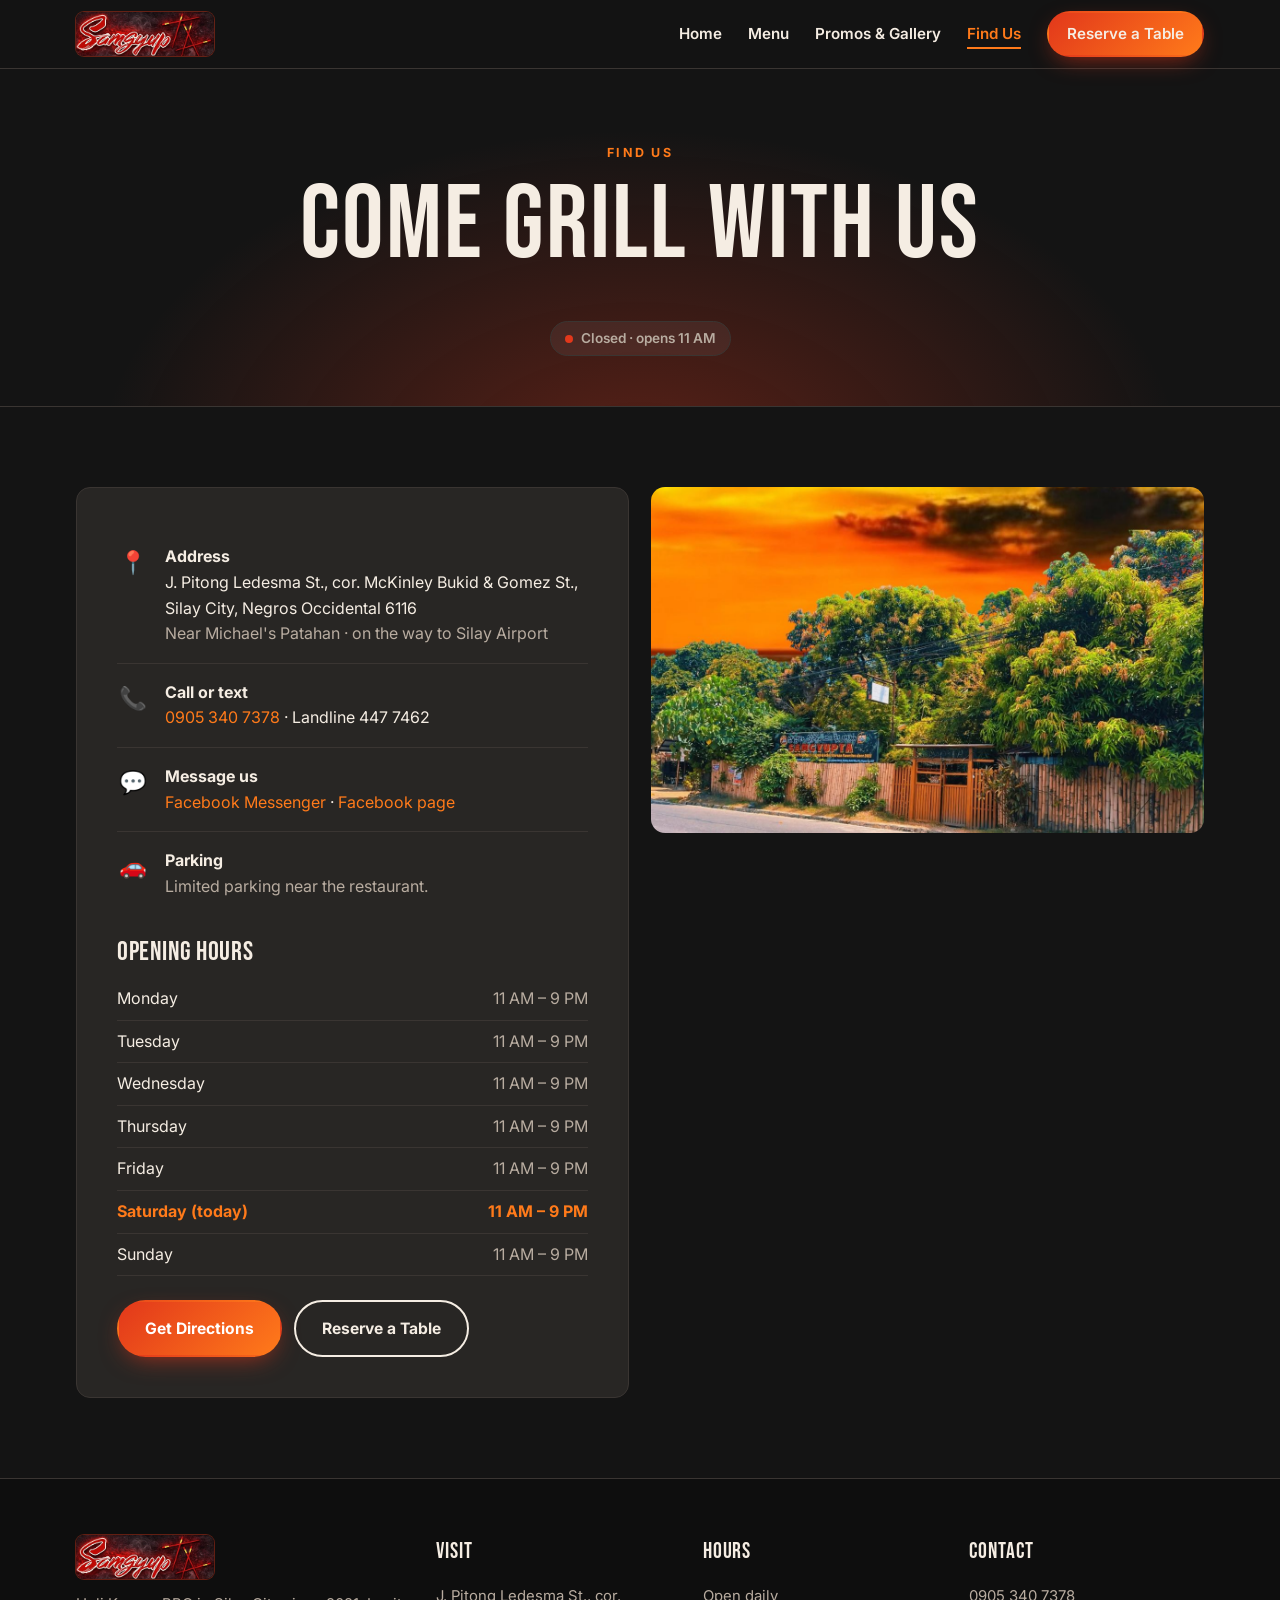
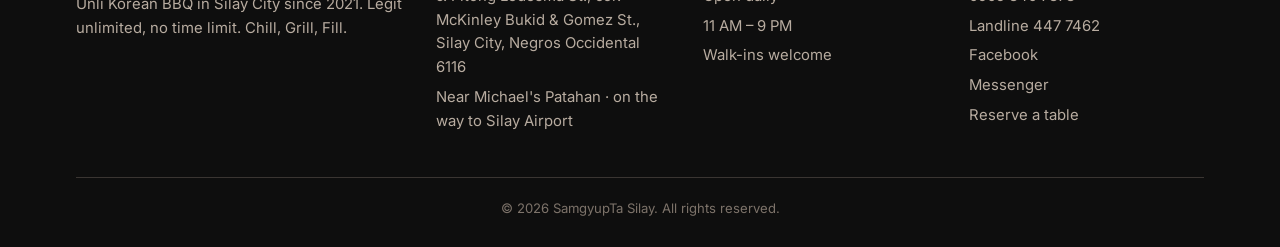
<file: contact.html>
<!doctype html>
<html lang="en">
<head>
  <meta charset="utf-8">
  <meta name="viewport" content="width=device-width, initial-scale=1">
  <title>Find Us | SamgyupTa Silay</title>
  <meta name="description" content="SamgyupTa location, opening hours and contact: J. Pitong Ledesma St., McKinley Bukid, Silay City. Open daily 11AM–9PM.">
  <link rel="icon" href="images/logo.svg" type="image/svg+xml">
  <link rel="preconnect" href="https://fonts.googleapis.com">
  <link rel="preconnect" href="https://fonts.gstatic.com" crossorigin>
  <link href="https://fonts.googleapis.com/css2?family=Bebas+Neue&family=Black+Han+Sans&family=Inter:wght@400;500;600;700;800&display=swap" rel="stylesheet">
  <link rel="stylesheet" href="css/style.css">
</head>
<body data-page="contact">
  <header id="site-header"></header>

  <main>
    <section class="page-hero">
      <div class="container">
        <span class="eyebrow">Find us</span>
        <h1>Come grill with us</h1>
        <p><span data-status></span></p>
      </div>
    </section>

    <section class="section">
      <div class="container">
        <div class="grid grid-2" style="align-items:stretch">
          <div class="card form-card reveal">
            <ul class="info-list">
              <li><span class="info-icon">📍</span><div><strong>Address</strong><span data-info="address"></span><br><span class="muted" data-info="landmark"></span></div></li>
              <li><span class="info-icon">📞</span><div><strong>Call or text</strong><a data-href="phone" href="#"><span data-info="phoneDisplay"></span></a> · Landline <span data-info="landline"></span></div></li>
              <li><span class="info-icon">💬</span><div><strong>Message us</strong><a data-href="messenger" href="#" target="_blank" rel="noopener">Facebook Messenger</a> · <a data-href="facebook" href="#" target="_blank" rel="noopener">Facebook page</a></div></li>
              <li><span class="info-icon">🚗</span><div><strong>Parking</strong><span class="muted">Limited parking near the restaurant.</span></div></li>
            </ul>
            <h3 style="margin-top:24px">Opening hours</h3>
            <table class="hours-table"><tbody id="hours-table"></tbody></table>
            <div class="btn-row" style="margin-top:24px">
              <a class="btn btn--fire" data-href="mapsLink" href="#" target="_blank" rel="noopener">Get Directions</a>
              <a class="btn btn--ghost" href="reserve.html">Reserve a Table</a>
            </div>
          </div>
          <div class="reveal" style="display:flex;flex-direction:column;gap:16px">
            <img src="images/storefront.jpg" alt="SamgyupTa's bamboo-fenced entrance on J. Pitong Ledesma St." style="border-radius:var(--radius);aspect-ratio:16/10;object-fit:cover;width:100%">
            <iframe class="map-frame" id="map" title="Map showing SamgyupTa in Silay City" loading="lazy" referrerpolicy="no-referrer-when-downgrade"></iframe>
          </div>
        </div>
      </div>
    </section>
  </main>

  <footer id="site-footer"></footer>

  <script src="data/menu.js"></script>
  <script src="js/main.js"></script>
</body>
</html>
</file>
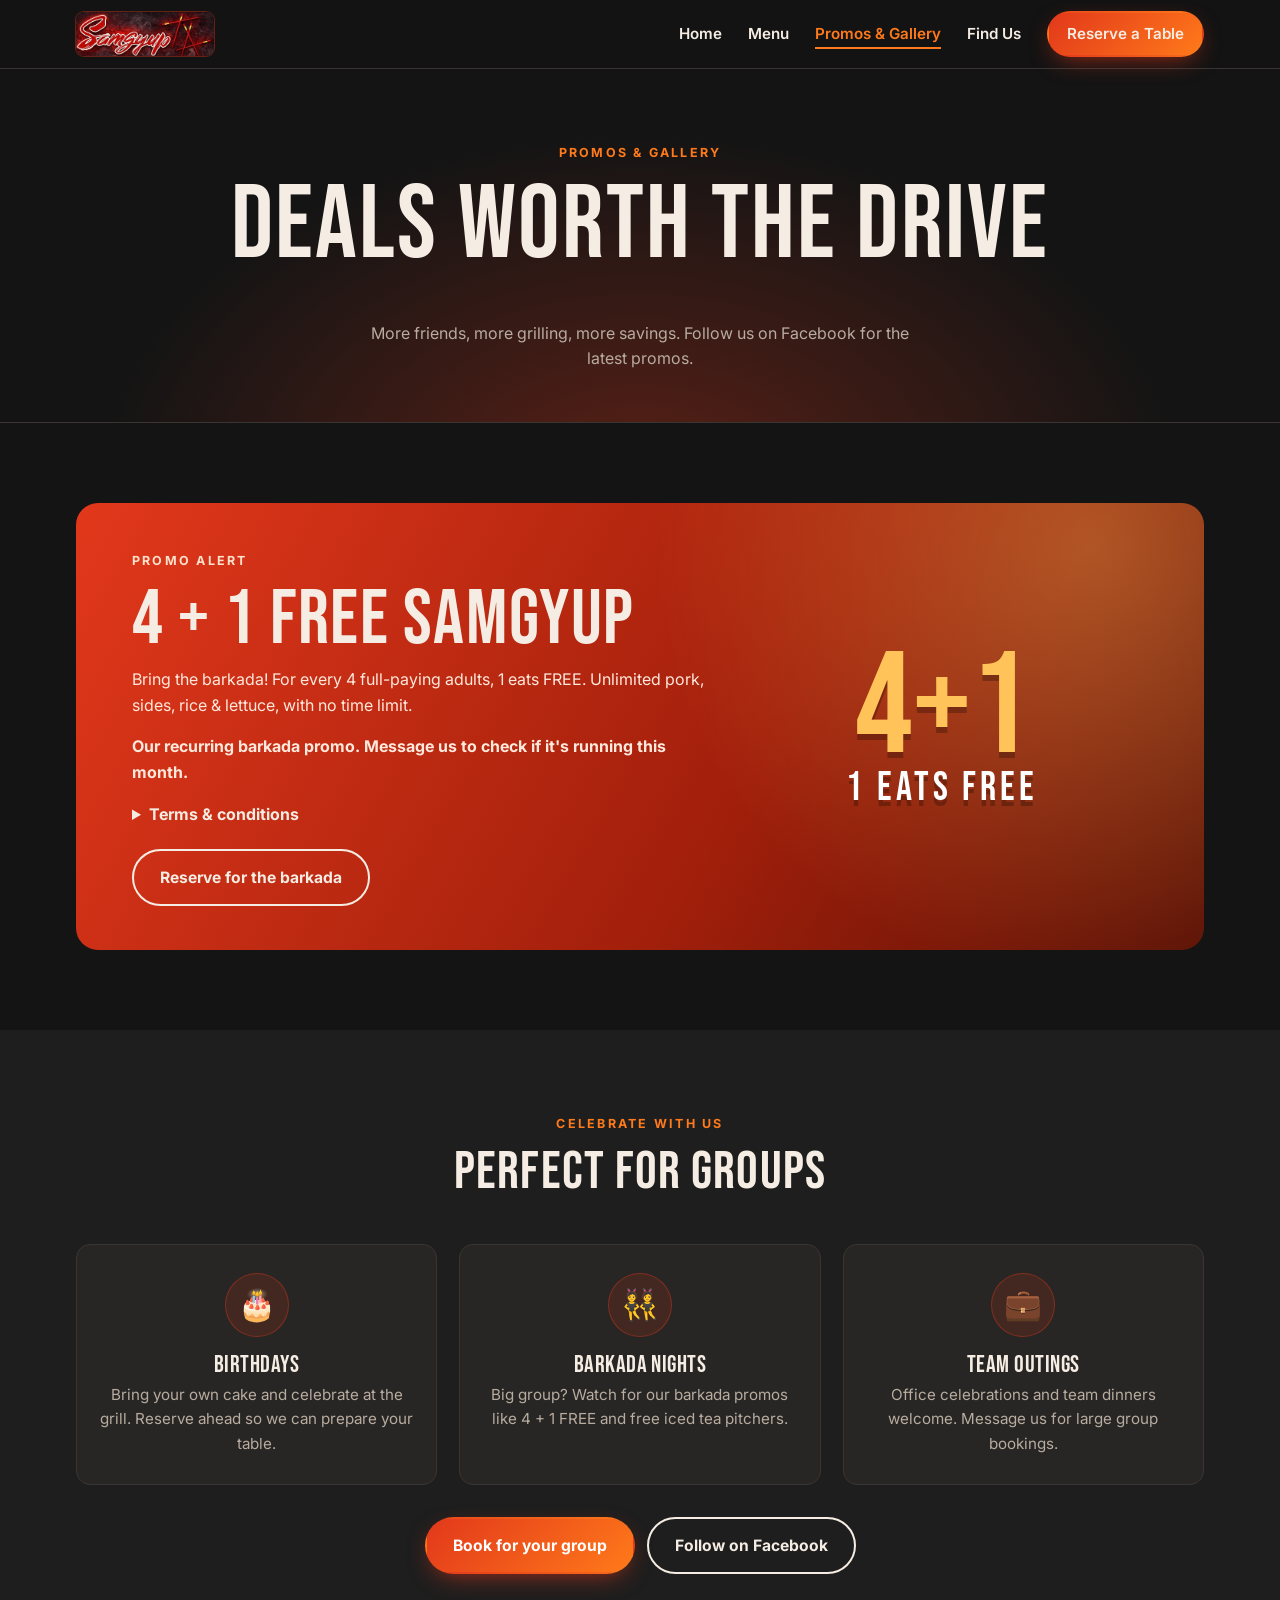
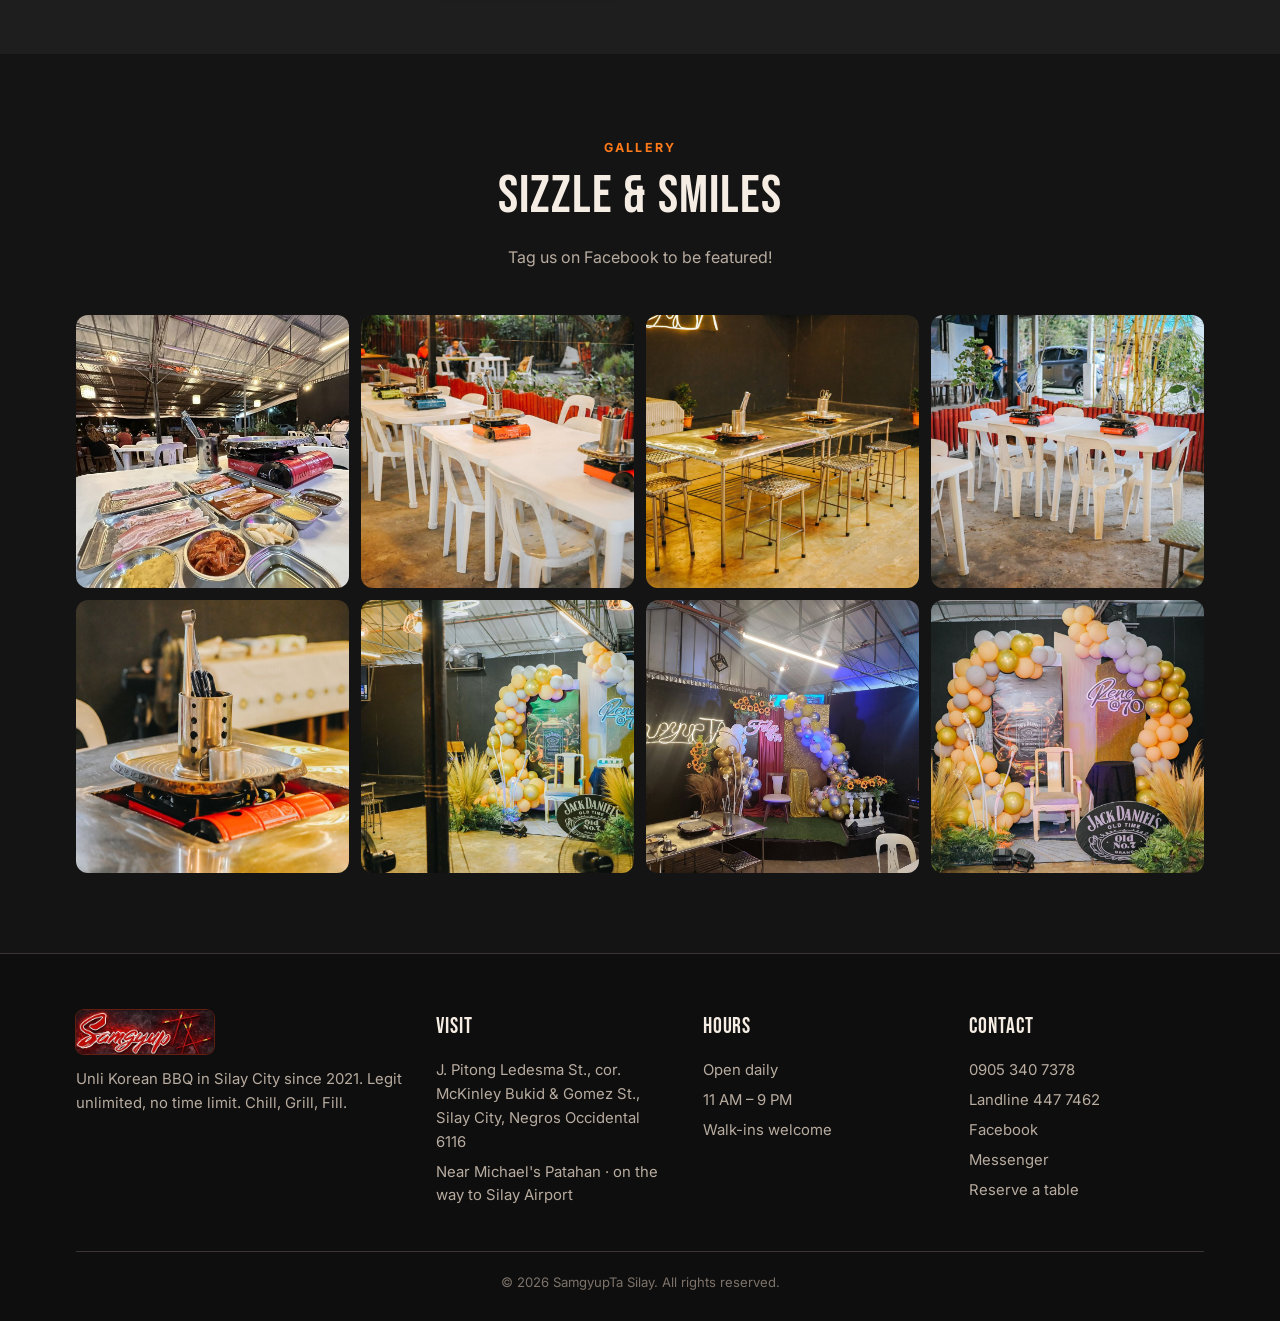
<file: promos.html>
<!doctype html>
<html lang="en">
<head>
  <meta charset="utf-8">
  <meta name="viewport" content="width=device-width, initial-scale=1">
  <title>Promos & Gallery | SamgyupTa Silay</title>
  <meta name="description" content="Current SamgyupTa promos, barkada and birthday deals, and photos from our Korean BBQ grill in Silay City.">
  <link rel="icon" href="images/logo.svg" type="image/svg+xml">
  <link rel="preconnect" href="https://fonts.googleapis.com">
  <link rel="preconnect" href="https://fonts.gstatic.com" crossorigin>
  <link href="https://fonts.googleapis.com/css2?family=Bebas+Neue&family=Black+Han+Sans&family=Inter:wght@400;500;600;700;800&display=swap" rel="stylesheet">
  <link rel="stylesheet" href="css/style.css">
</head>
<body data-page="promos">
  <header id="site-header"></header>

  <main>
    <section class="page-hero">
      <div class="container">
        <span class="eyebrow">Promos & Gallery</span>
        <h1>Deals worth the drive</h1>
        <p>More friends, more grilling, more savings. Follow us on Facebook for the latest promos.</p>
      </div>
    </section>

    <section class="section">
      <div class="container" data-promo="full"></div>
    </section>

    <section class="section section--alt">
      <div class="container">
        <div class="section-head reveal">
          <span class="eyebrow">Celebrate with us</span>
          <h2>Perfect for groups</h2>
        </div>
        <div class="grid grid-3">
          <div class="card feature reveal"><div class="feature-icon">🎂</div><h3>Birthdays</h3><p>Bring your own cake and celebrate at the grill. Reserve ahead so we can prepare your table.</p></div>
          <div class="card feature reveal"><div class="feature-icon">👯</div><h3>Barkada nights</h3><p>Big group? Watch for our barkada promos like 4 + 1 FREE and free iced tea pitchers.</p></div>
          <div class="card feature reveal"><div class="feature-icon">💼</div><h3>Team outings</h3><p>Office celebrations and team dinners welcome. Message us for large group bookings.</p></div>
        </div>
        <div class="btn-row reveal" style="justify-content:center;margin-top:32px">
          <a class="btn btn--fire" href="reserve.html">Book for your group</a>
          <a class="btn btn--ghost" data-href="facebook" href="#" target="_blank" rel="noopener">Follow on Facebook</a>
        </div>
      </div>
    </section>

    <section class="section" id="gallery-section">
      <div class="container">
        <div class="section-head reveal">
          <span class="eyebrow">Gallery</span>
          <h2>Sizzle & smiles</h2>
          <p class="muted">Tag us on Facebook to be featured!</p>
        </div>
        <div class="gallery reveal" id="gallery"></div>
      </div>
    </section>
  </main>

  <footer id="site-footer"></footer>

  <script src="data/menu.js"></script>
  <script src="js/main.js"></script>
</body>
</html>
</file>
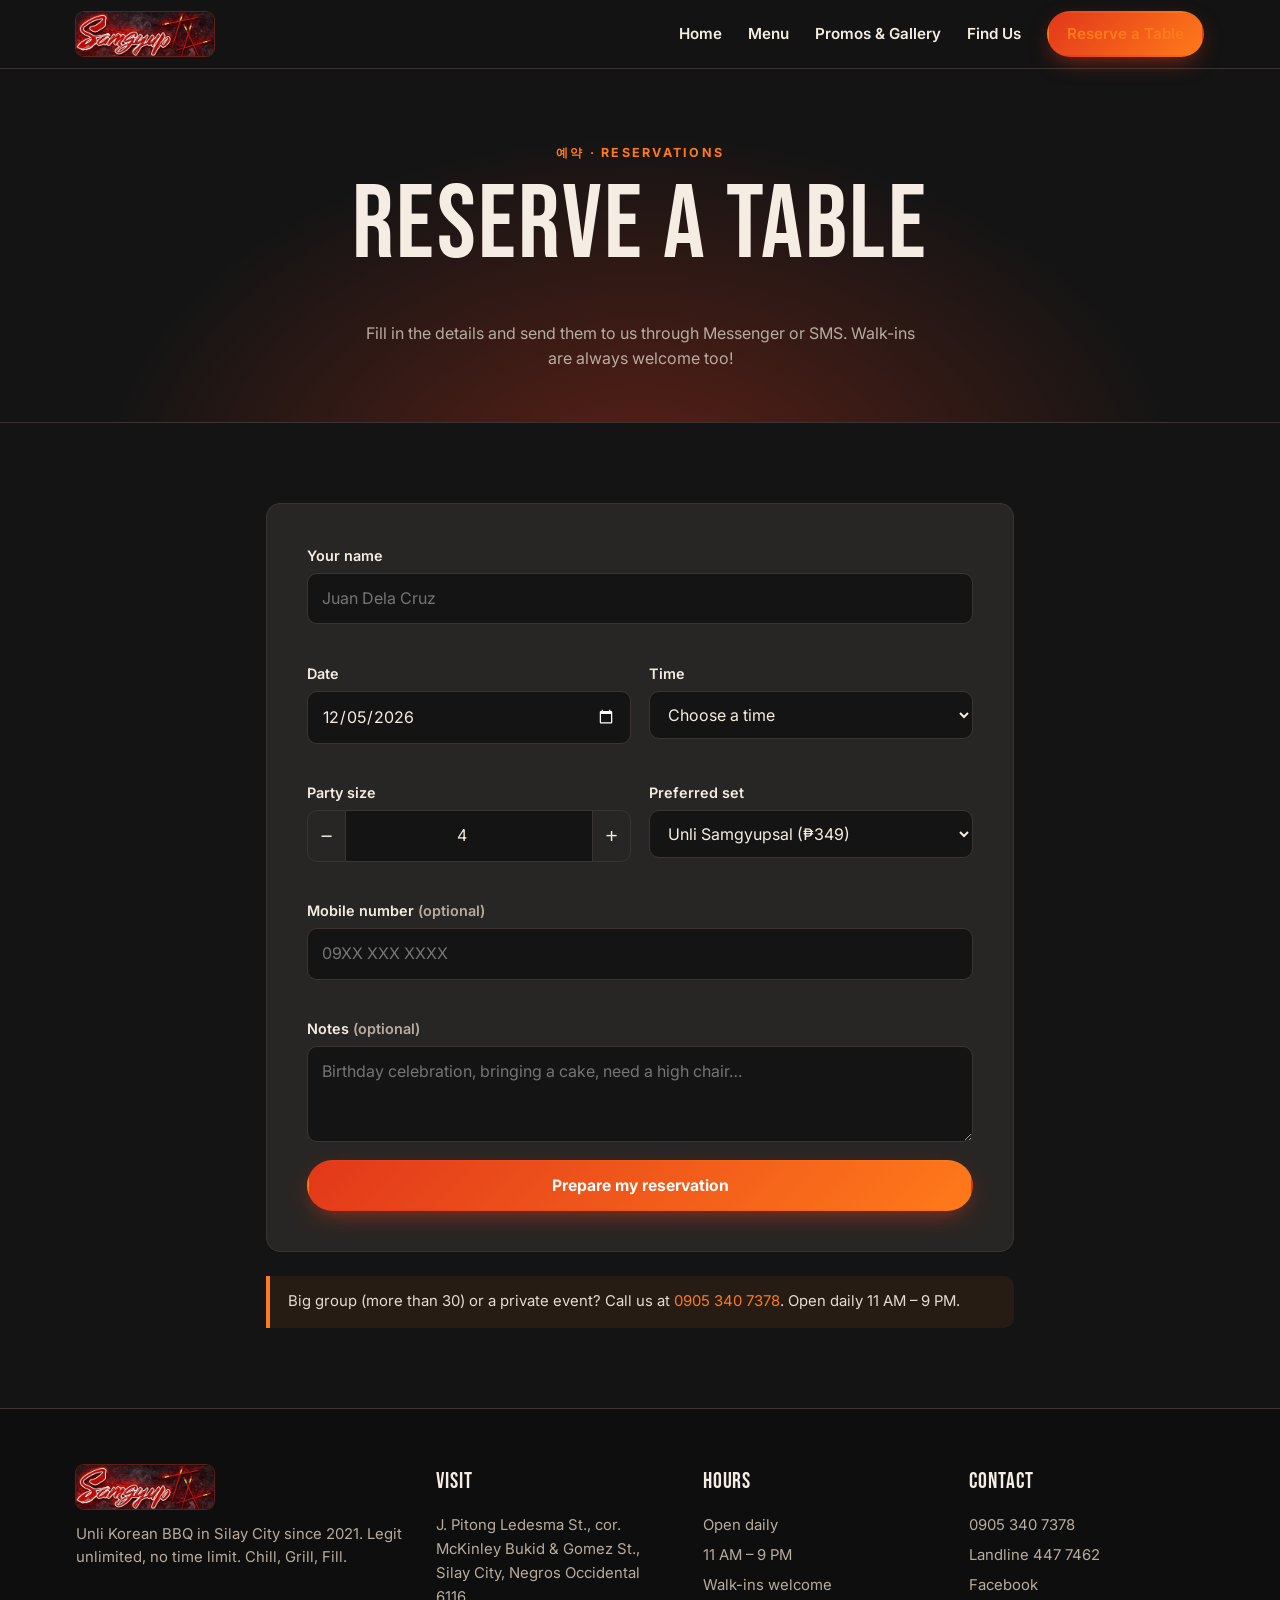
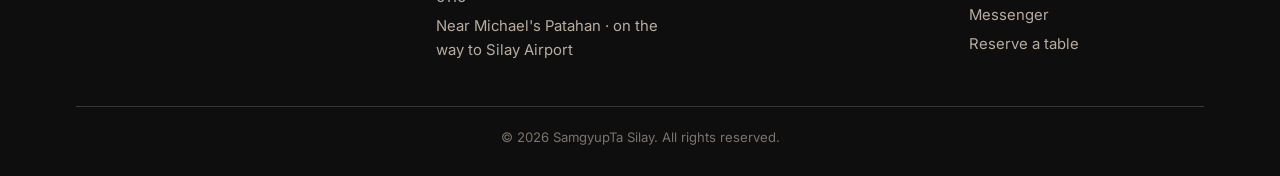
<file: reserve.html>
<!doctype html>
<html lang="en">
<head>
  <meta charset="utf-8">
  <meta name="viewport" content="width=device-width, initial-scale=1">
  <title>Reserve a Table | SamgyupTa Silay</title>
  <meta name="description" content="Reserve a table at SamgyupTa Korean BBQ in Silay City. Send your booking via Messenger, SMS or call.">
  <link rel="icon" href="images/logo.svg" type="image/svg+xml">
  <link rel="preconnect" href="https://fonts.googleapis.com">
  <link rel="preconnect" href="https://fonts.gstatic.com" crossorigin>
  <link href="https://fonts.googleapis.com/css2?family=Bebas+Neue&family=Black+Han+Sans&family=Inter:wght@400;500;600;700;800&display=swap" rel="stylesheet">
  <link rel="stylesheet" href="css/style.css">
</head>
<body data-page="reserve">
  <header id="site-header"></header>

  <main>
    <section class="page-hero">
      <div class="container">
        <span class="eyebrow">예약 · Reservations</span>
        <h1>Reserve a table</h1>
        <p>Fill in the details and send them to us through Messenger or SMS. Walk-ins are always welcome too!</p>
      </div>
    </section>

    <section class="section">
      <div class="container" style="max-width:780px">
        <form class="card form-card" id="reserve-form" novalidate>
          <div class="form-grid">
            <div class="field field--full">
              <label for="name">Your name</label>
              <input id="name" name="name" autocomplete="name" placeholder="Juan Dela Cruz" required>
              <span class="field-error"></span>
            </div>
            <div class="field">
              <label for="date">Date</label>
              <input id="date" name="date" type="date" required>
              <span class="field-error"></span>
            </div>
            <div class="field">
              <label for="time">Time</label>
              <select id="time" name="time" required></select>
              <span class="field-error"></span>
            </div>
            <div class="field">
              <label for="pax">Party size</label>
              <div class="stepper">
                <button type="button" data-step="-1" aria-label="Fewer people">−</button>
                <input id="pax" name="pax" type="number" inputmode="numeric" min="1" max="30" value="4" required>
                <button type="button" data-step="1" aria-label="More people">+</button>
              </div>
              <span class="field-error"></span>
            </div>
            <div class="field">
              <label for="set">Preferred set</label>
              <select id="set" name="set"></select>
              <span class="field-error"></span>
            </div>
            <div class="field field--full">
              <label for="contact">Mobile number <span class="muted">(optional)</span></label>
              <input id="contact" name="contact" type="tel" autocomplete="tel" placeholder="09XX XXX XXXX">
              <span class="field-error"></span>
            </div>
            <div class="field field--full">
              <label for="notes">Notes <span class="muted">(optional)</span></label>
              <textarea id="notes" name="notes" placeholder="Birthday celebration, bringing a cake, need a high chair…"></textarea>
            </div>
            <div class="field field--full">
              <button class="btn btn--fire" type="submit">Prepare my reservation</button>
            </div>
          </div>
        </form>

        <div class="card form-card result" id="reserve-result" style="margin-top:24px;scroll-margin-top:90px">
          <span class="eyebrow">Almost done!</span>
          <h2>Send this to us</h2>
          <p class="muted">Your reservation is confirmed once SamgyupTa replies.</p>
          <pre></pre>
          <div class="btn-row">
            <a class="btn btn--fire" id="send-messenger" data-href="messenger" href="#" target="_blank" rel="noopener">💬 Copy & open Messenger</a>
            <a class="btn btn--ghost" id="send-sms" href="#">✉️ Send via SMS</a>
            <a class="btn btn--ghost" id="send-call" href="#">📞 Call instead</a>
          </div>
          <p class="copied" id="copied" role="status"></p>
        </div>

        <p class="note">Big group (more than 30) or a private event? Call us at <a data-href="phone" href="#"><span data-info="phoneDisplay"></span></a>. Open daily <span data-hours></span>.</p>
      </div>
    </section>
  </main>

  <footer id="site-footer"></footer>

  <script src="data/menu.js"></script>
  <script src="js/main.js"></script>
</body>
</html>
</file>
<file: css/style.css>
/* ==========================================================
   SamgyupTa — Smoky & Bold theme
   Change colors here and they update across every page.
   ========================================================== */
:root {
  --bg: #141414;
  --bg-2: #1e1e1e;
  --bg-3: #282624;
  --line: #3a3532;
  --ember: #e2381b;
  --flame: #ff7a1a;
  --gold: #ffc35a;
  --cream: #f5ede3;
  --muted: #b8aca0;
  --ok: #3ccf7a;

  --font-head: "Bebas Neue", Impact, "Arial Narrow", sans-serif;
  --font-body: "Inter", system-ui, -apple-system, "Segoe UI", sans-serif;
  --font-kr: "Black Han Sans", "Malgun Gothic", sans-serif;

  --radius: 14px;
  --max: 1160px;
  --gutter: 16px;
}

*, *::before, *::after { box-sizing: border-box; }
html { scroll-behavior: smooth; }
body {
  margin: 0;
  background: var(--bg);
  color: var(--cream);
  font-family: var(--font-body);
  font-size: 16px;
  line-height: 1.6;
  -webkit-font-smoothing: antialiased;
  overflow-x: hidden;
}
img { max-width: 100%; display: block; }
a { color: var(--flame); text-decoration: none; }
a:hover { color: var(--gold); }
h1, h2, h3 {
  font-family: var(--font-head);
  font-weight: 400;
  letter-spacing: 0.02em;
  line-height: 1.02;
  margin: 0 0 0.4em;
}
h1 { font-size: clamp(3rem, 9vw, 6.5rem); }
h2 { font-size: clamp(2.2rem, 5vw, 3.4rem); }
h3 { font-size: 1.7rem; }
p { margin: 0 0 1em; }
.kr { font-family: var(--font-kr); letter-spacing: 0; }
.muted { color: var(--muted); }
.accent { color: var(--flame); }

.container { width: 100%; max-width: var(--max); margin: 0 auto; padding: 0 var(--gutter); }
.section { padding: 80px 0; }
.section--alt { background: var(--bg-2); }
.section-head { text-align: center; max-width: 640px; margin: 0 auto 44px; }
.eyebrow {
  display: inline-block;
  font-size: 0.78rem;
  font-weight: 700;
  letter-spacing: 0.18em;
  text-transform: uppercase;
  color: var(--flame);
  margin-bottom: 10px;
}

/* ---------- Buttons ---------- */
.btn {
  display: inline-flex;
  align-items: center;
  justify-content: center;
  gap: 8px;
  padding: 14px 26px;
  border-radius: 999px;
  border: 2px solid transparent;
  font-weight: 700;
  font-size: 0.98rem;
  cursor: pointer;
  transition: transform 0.15s, background 0.2s, color 0.2s, border-color 0.2s;
  font-family: var(--font-body);
}
.btn:hover { transform: translateY(-2px); }
.btn--fire {
  background: linear-gradient(135deg, var(--ember), var(--flame));
  color: #fff;
  box-shadow: 0 8px 24px -8px rgba(226, 56, 27, 0.7);
}
.btn--fire:hover { color: #fff; }
.btn--ghost { border-color: var(--cream); color: var(--cream); background: transparent; }
.btn--ghost:hover { background: var(--cream); color: var(--bg); }
.btn--small { padding: 9px 18px; font-size: 0.88rem; }
.btn-row { display: flex; flex-wrap: wrap; gap: 12px; }

/* ---------- Header ---------- */
.site-header {
  position: sticky;
  top: 0;
  z-index: 50;
  background: rgba(20, 20, 20, 0.88);
  backdrop-filter: blur(10px);
  border-bottom: 1px solid var(--line);
}
.nav { display: flex; align-items: center; justify-content: space-between; height: 68px; gap: 16px; }
.brand { display: flex; align-items: center; gap: 10px; color: var(--cream); }
.brand img { width: 40px; height: 40px; }
.brand .brand-logo { width: auto; height: 44px; border-radius: 8px; box-shadow: 0 0 0 1px rgba(226, 56, 27, 0.4); }
.notice-bar {
  background: var(--gold);
  color: #1a1209;
  text-align: center;
  font-weight: 700;
  font-size: 0.9rem;
  padding: 8px var(--gutter);
}
.set-sub { color: var(--gold); font-size: 0.88rem; font-weight: 600; margin: 4px 0 0; }
.brand-name { font-family: var(--font-head); font-size: 1.8rem; letter-spacing: 0.04em; line-height: 1; }
.brand-name span { color: var(--flame); }
.nav-links { display: flex; align-items: center; gap: 26px; list-style: none; margin: 0; padding: 0; }
.nav-links a { color: var(--cream); font-weight: 600; font-size: 0.95rem; position: relative; }
.nav-links a:not(.btn)::after {
  content: "";
  position: absolute;
  left: 0; right: 0; bottom: -6px;
  height: 2px;
  background: var(--flame);
  transform: scaleX(0);
  transition: transform 0.2s;
}
.nav-links a:not(.btn):hover::after,
.nav-links a[aria-current="page"]::after { transform: scaleX(1); }
.nav-links a[aria-current="page"] { color: var(--flame); }
.nav-toggle {
  display: none;
  background: none;
  border: 0;
  color: var(--cream);
  width: 44px; height: 44px;
  cursor: pointer;
}
.nav-toggle svg { width: 28px; height: 28px; }

/* ---------- Open status pill ---------- */
.status {
  display: inline-flex;
  align-items: center;
  gap: 8px;
  font-size: 0.85rem;
  font-weight: 600;
  padding: 6px 14px;
  border-radius: 999px;
  background: rgba(255, 255, 255, 0.06);
  border: 1px solid var(--line);
}
.status::before {
  content: "";
  width: 8px; height: 8px;
  border-radius: 50%;
  background: var(--muted);
}
.status.is-open::before { background: var(--ok); box-shadow: 0 0 0 4px rgba(60, 207, 122, 0.2); }
.status.is-closed::before { background: var(--ember); }

/* ---------- Hero ---------- */
.hero {
  position: relative;
  min-height: calc(100vh - 68px);
  min-height: calc(100svh - 68px);
  display: flex;
  align-items: center;
  overflow: hidden;
  isolation: isolate;
}
.hero-bg {
  position: absolute; inset: 0; z-index: -2;
  background:
    linear-gradient(180deg, rgba(20,20,20,0.35) 0%, rgba(20,20,20,0.75) 65%, var(--bg) 100%),
    url("../images/hero.jpg") center / cover no-repeat,
    radial-gradient(ellipse at 70% 60%, #3a1a10 0%, var(--bg) 70%);
}
.embers { position: absolute; inset: 0; z-index: -1; pointer-events: none; overflow: hidden; }
.embers span {
  position: absolute;
  bottom: -20px;
  width: 6px; height: 6px;
  border-radius: 50%;
  background: var(--flame);
  box-shadow: 0 0 10px 2px var(--ember);
  opacity: 0;
  animation: rise linear infinite;
}
@keyframes rise {
  0% { transform: translate(0, 0) scale(1); opacity: 0; }
  10% { opacity: 0.9; }
  100% { transform: translate(var(--drift, 30px), -90vh) scale(0.3); opacity: 0; }
}
.hero-glow {
  position: absolute;
  z-index: -1;
  width: 70vmax; height: 70vmax;
  right: -25vmax; bottom: -35vmax;
  background: radial-gradient(circle, rgba(255,122,26,0.35) 0%, rgba(226,56,27,0.12) 40%, transparent 70%);
  animation: pulse 5s ease-in-out infinite;
}
@keyframes pulse { 50% { opacity: 0.6; transform: scale(1.05); } }
.hero-content { max-width: 720px; padding: 60px 0; }
.hero-kr { font-family: var(--font-kr); font-size: 1.4rem; color: var(--flame); margin-bottom: 6px; }
.hero h1 span { color: var(--flame); display: block; }
.hero-lead { font-size: 1.15rem; color: #e6dbcf; max-width: 520px; margin-bottom: 28px; }
.hero-meta { display: flex; flex-wrap: wrap; gap: 10px 20px; margin-top: 28px; align-items: center; font-size: 0.92rem; color: var(--muted); }

.badge-burst {
  display: inline-block;
  background: var(--gold);
  color: #1a1209;
  font-family: var(--font-head);
  font-size: 1.15rem;
  letter-spacing: 0.06em;
  padding: 6px 14px;
  border-radius: 6px;
  transform: rotate(-3deg);
  margin-bottom: 18px;
}

/* ---------- Page hero (inner pages) ---------- */
.page-hero {
  padding: 70px 0 50px;
  text-align: center;
  background: radial-gradient(ellipse at 50% 120%, rgba(226,56,27,0.35), transparent 60%), var(--bg);
  border-bottom: 1px solid var(--line);
}
.page-hero p { color: var(--muted); max-width: 560px; margin: 0 auto; }

/* ---------- Cards / grids ---------- */
.grid { display: grid; gap: 22px; }
.grid-3 { grid-template-columns: repeat(auto-fit, minmax(260px, 1fr)); }
.grid-4 { grid-template-columns: repeat(auto-fit, minmax(220px, 1fr)); }
.grid-2 { grid-template-columns: repeat(auto-fit, minmax(300px, 1fr)); }

.card {
  background: var(--bg-3);
  border: 1px solid var(--line);
  border-radius: var(--radius);
  overflow: hidden;
  display: flex;
  flex-direction: column;
}
.card-body { padding: 22px; flex: 1; display: flex; flex-direction: column; }
.card-body > :last-child { margin-bottom: 0; }

/* Set cards (unli offers) */
.set-card { position: relative; transition: transform 0.2s, border-color 0.2s; }
.set-card:hover { transform: translateY(-4px); border-color: var(--flame); }
.set-card.is-featured { border-color: var(--ember); box-shadow: 0 20px 50px -20px rgba(226,56,27,0.6); }
.set-tag {
  position: absolute; top: 14px; left: 14px; z-index: 1;
  background: var(--ember); color: #fff;
  font-size: 0.72rem; font-weight: 800; letter-spacing: 0.1em; text-transform: uppercase;
  padding: 5px 10px; border-radius: 999px;
}
.price { font-family: var(--font-head); font-size: 3rem; color: var(--flame); line-height: 1; margin: 6px 0 4px; }
.price small { font-family: var(--font-body); font-size: 0.85rem; color: var(--muted); font-weight: 500; margin-left: 4px; }
.check-list { list-style: none; padding: 0; margin: 14px 0 20px; }
.check-list li { padding: 5px 0 5px 28px; position: relative; color: #e3d8cc; font-size: 0.95rem; }
.check-list li::before {
  content: "🔥";
  position: absolute; left: 0; top: 5px;
  font-size: 0.9rem;
}
.set-card .btn { margin-top: auto; }

/* Image placeholder: used when a photo file is missing */
.ph {
  position: relative;
  aspect-ratio: 4 / 3;
  background:
    repeating-linear-gradient(135deg, rgba(255,255,255,0.03) 0 12px, transparent 12px 24px),
    radial-gradient(circle at 50% 60%, #4a2414, #1e1e1e 75%);
  overflow: hidden;
}
.ph img { width: 100%; height: 100%; object-fit: cover; }
.ph.is-missing img { display: none; }
.ph.is-missing::after {
  content: attr(data-label);
  position: absolute; inset: 0;
  display: grid; place-items: center;
  text-align: center;
  padding: 16px;
  font-size: 2.6rem;
  color: rgba(245, 237, 227, 0.75);
}

/* ---------- Promo banner ---------- */
.promo-banner {
  position: relative;
  border-radius: 22px;
  padding: 44px clamp(22px, 5vw, 56px);
  background:
    radial-gradient(circle at 90% 10%, rgba(255,195,90,0.35), transparent 40%),
    linear-gradient(120deg, var(--ember), #a11f0b 60%, #5c1206);
  overflow: hidden;
  display: grid;
  grid-template-columns: 1.4fr 1fr;
  gap: 28px;
  align-items: center;
}
.promo-banner h2 { font-size: clamp(2.6rem, 7vw, 4.8rem); margin-bottom: 8px; }
.promo-banner p { color: #ffe9dc; }
.promo-big {
  font-family: var(--font-head);
  font-size: clamp(5rem, 16vw, 9rem);
  line-height: 0.85;
  text-align: center;
  color: var(--gold);
  text-shadow: 0 6px 0 rgba(0,0,0,0.25);
}
.promo-big small { display: block; font-size: 0.28em; color: #fff; letter-spacing: 0.1em; }
.promo-banner .btn--ghost:hover { color: var(--ember); }

/* ---------- Features ---------- */
.feature { text-align: center; padding: 28px 20px; }
.feature-icon {
  width: 64px; height: 64px;
  margin: 0 auto 16px;
  display: grid; place-items: center;
  font-size: 1.9rem;
  border-radius: 50%;
  background: rgba(226,56,27,0.14);
  border: 1px solid rgba(226,56,27,0.4);
}
.feature h3 { font-size: 1.5rem; margin-bottom: 6px; }
.feature p { color: var(--muted); font-size: 0.95rem; margin: 0; }

/* ---------- Reviews ---------- */
.review { padding: 26px; }
.review-stars { color: var(--gold); letter-spacing: 3px; margin-bottom: 10px; }
.review blockquote { margin: 0 0 14px; font-size: 1.02rem; color: #eadfd3; }
.review cite { font-style: normal; color: var(--muted); font-size: 0.88rem; }

/* ---------- CTA strip ---------- */
.cta-strip { text-align: center; padding: 90px 0; position: relative; overflow: hidden; }
.cta-strip::before {
  content: "삼겹타";
  font-family: var(--font-kr);
  position: absolute;
  left: 50%; top: 50%;
  transform: translate(-50%, -50%);
  font-size: clamp(8rem, 30vw, 22rem);
  color: rgba(255, 255, 255, 0.03);
  white-space: nowrap;
  pointer-events: none;
}
.cta-strip .btn-row { justify-content: center; }

/* ---------- Menu page ---------- */
.menu-nav {
  position: sticky; top: 68px; z-index: 40;
  background: var(--bg);
  border-bottom: 1px solid var(--line);
}
.menu-nav ul {
  display: flex; gap: 8px; list-style: none; margin: 0; padding: 12px 0;
  overflow-x: auto; scrollbar-width: none;
}
.menu-nav ul::-webkit-scrollbar { display: none; }
.menu-nav a {
  display: block; white-space: nowrap;
  padding: 8px 16px; border-radius: 999px;
  border: 1px solid var(--line); color: var(--cream);
  font-size: 0.9rem; font-weight: 600;
}
.menu-nav a:hover { border-color: var(--flame); color: var(--flame); }
.menu-section { scroll-margin-top: 140px; }
.menu-list { display: grid; grid-template-columns: repeat(auto-fit, minmax(300px, 1fr)); gap: 4px 40px; }
.menu-item {
  display: flex; gap: 14px; align-items: baseline;
  padding: 16px 0; border-bottom: 1px dashed var(--line);
}
.menu-item-name { font-weight: 700; }
.menu-item-name .kr { color: var(--muted); font-size: 0.85rem; margin-left: 6px; font-family: var(--font-body); }
.menu-item-desc { color: var(--muted); font-size: 0.9rem; margin: 2px 0 0; }
.menu-item-price { margin-left: auto; font-family: var(--font-head); font-size: 1.5rem; color: var(--flame); white-space: nowrap; }
.note {
  border-left: 4px solid var(--flame);
  background: rgba(255,122,26,0.08);
  padding: 14px 18px;
  border-radius: 0 10px 10px 0;
  color: #e6dbcf;
  font-size: 0.93rem;
  margin: 24px 0 0;
}

/* ---------- Gallery ---------- */
.gallery { display: grid; grid-template-columns: repeat(auto-fill, minmax(220px, 1fr)); gap: 12px; }
.gallery button {
  padding: 0; border: 0; background: none; cursor: zoom-in;
  border-radius: 12px; overflow: hidden;
}
.gallery .ph { aspect-ratio: 1; transition: transform 0.3s; }
.gallery button:hover .ph { transform: scale(1.04); }
.lightbox {
  position: fixed; inset: 0; z-index: 100;
  background: rgba(0,0,0,0.92);
  display: none; align-items: center; justify-content: center;
  padding: 20px;
}
.lightbox.is-open { display: flex; }
.lightbox img { max-height: 85vh; border-radius: 10px; }
.lightbox-close {
  position: absolute; top: 14px; right: 14px;
  width: 48px; height: 48px; border-radius: 50%;
  border: 0; background: var(--bg-3); color: var(--cream);
  font-size: 1.6rem; cursor: pointer;
}
.lightbox-caption { position: absolute; bottom: 20px; left: 0; right: 0; text-align: center; color: var(--muted); }

/* ---------- Forms ---------- */
.form-card { padding: clamp(22px, 4vw, 40px); }
.form-grid { display: grid; grid-template-columns: 1fr 1fr; gap: 18px; }
.field { display: flex; flex-direction: column; gap: 6px; }
.field--full { grid-column: 1 / -1; }
label { font-weight: 600; font-size: 0.9rem; }
input, select, textarea {
  width: 100%;
  font: inherit;
  color: var(--cream);
  background: var(--bg);
  border: 1px solid var(--line);
  border-radius: 10px;
  padding: 12px 14px;
  min-height: 48px;
}
input:focus, select:focus, textarea:focus { outline: 2px solid var(--flame); outline-offset: 1px; border-color: transparent; }
input[type="date"]::-webkit-calendar-picker-indicator { filter: invert(1); }
textarea { resize: vertical; min-height: 96px; }
.field-error { color: #ff8a73; font-size: 0.82rem; min-height: 1em; }
.field.has-error input, .field.has-error select { border-color: var(--ember); }

.stepper { display: flex; align-items: stretch; }
.stepper button {
  width: 48px; border: 1px solid var(--line); background: var(--bg-3); color: var(--cream);
  font-size: 1.3rem; cursor: pointer;
}
.stepper button:first-child { border-radius: 10px 0 0 10px; }
.stepper button:last-child { border-radius: 0 10px 10px 0; }
.stepper input { border-radius: 0; text-align: center; border-left: 0; border-right: 0; }

.result { display: none; }
.result.is-visible { display: block; }
.result pre {
  white-space: pre-wrap;
  font-family: var(--font-body);
  background: var(--bg);
  border: 1px dashed var(--flame);
  border-radius: 10px;
  padding: 18px;
  margin: 0 0 18px;
  font-size: 0.95rem;
}
.copied { color: var(--ok); font-size: 0.9rem; margin-top: 10px; min-height: 1.2em; }

/* ---------- Info list (contact) ---------- */
.info-list { list-style: none; padding: 0; margin: 0; }
.info-list li { display: flex; gap: 16px; padding: 16px 0; border-bottom: 1px solid var(--line); }
.info-list li:last-child { border-bottom: 0; }
.info-icon { font-size: 1.4rem; width: 32px; flex-shrink: 0; text-align: center; }
.info-list strong { display: block; }
.hours-table { width: 100%; border-collapse: collapse; }
.hours-table td { padding: 8px 0; border-bottom: 1px solid var(--line); }
.hours-table td:last-child { text-align: right; color: var(--muted); }
.hours-table tr.is-today td { color: var(--flame); font-weight: 700; }
.map-frame {
  width: 100%;
  height: 100%;
  min-height: 380px;
  border: 0;
  border-radius: var(--radius);
  filter: grayscale(0.3) contrast(1.05);
}

/* ---------- Footer ---------- */
.site-footer { background: #0e0e0e; border-top: 1px solid var(--line); padding: 56px 0 28px; font-size: 0.93rem; }
.footer-grid { display: grid; grid-template-columns: 1.4fr 1fr 1fr 1fr; gap: 32px; }
.site-footer h4 { font-family: var(--font-head); font-size: 1.35rem; font-weight: 400; letter-spacing: 0.04em; margin: 0 0 12px; }
.site-footer ul { list-style: none; padding: 0; margin: 0; }
.site-footer li { padding: 3px 0; color: var(--muted); }
.site-footer a { color: var(--muted); }
.site-footer a:hover { color: var(--flame); }
.footer-bottom { margin-top: 40px; padding-top: 20px; border-top: 1px solid var(--line); color: #7d736a; font-size: 0.82rem; text-align: center; }

/* ---------- Mobile action bar ---------- */
.action-bar { display: none; }

/* ---------- Reveal on scroll ---------- */
.reveal { opacity: 0; transform: translateY(24px); transition: opacity 0.6s, transform 0.6s; }
.reveal.is-in { opacity: 1; transform: none; }

@media (prefers-reduced-motion: reduce) {
  *, *::before, *::after { animation: none !important; transition: none !important; }
  .reveal { opacity: 1; transform: none; }
}

/* ---------- Responsive ---------- */
@media (max-width: 900px) {
  .footer-grid { grid-template-columns: 1fr 1fr; }
  .promo-banner { grid-template-columns: 1fr; text-align: center; }
  .promo-banner .btn-row { justify-content: center; }
}

@media (max-width: 760px) {
  .section { padding: 60px 0; }
  .nav-toggle { display: grid; place-items: center; }
  /* Header has backdrop-filter, so it is the containing block for this dropdown */
  .nav-links {
    position: absolute;
    top: 100%; left: 0; right: 0;
    display: none;
    flex-direction: column;
    align-items: stretch;
    gap: 0;
    background: var(--bg);
    border-bottom: 1px solid var(--line);
    box-shadow: 0 20px 40px rgba(0, 0, 0, 0.5);
    padding: 8px var(--gutter) 20px;
  }
  .nav-links.is-open { display: flex; }
  .nav-links a { display: block; padding: 14px 0; font-size: 1.1rem; }
  .nav-links a:not(.btn)::after { display: none; }
  .nav-links .btn { display: flex; margin-top: 10px; }
  .form-grid { grid-template-columns: 1fr; }
  .footer-grid { grid-template-columns: 1fr; }

  /* Sticky Call / Message / Directions bar */
  body { padding-bottom: 66px; }
  .action-bar {
    display: grid;
    grid-template-columns: repeat(3, 1fr);
    position: fixed;
    left: 0; right: 0; bottom: 0;
    z-index: 60;
    background: rgba(14,14,14,0.96);
    backdrop-filter: blur(10px);
    border-top: 1px solid var(--line);
    padding-bottom: env(safe-area-inset-bottom);
  }
  .action-bar a {
    display: flex; flex-direction: column; align-items: center; justify-content: center;
    gap: 2px;
    height: 62px;
    color: var(--cream);
    font-size: 0.78rem;
    font-weight: 600;
  }
  .action-bar a span { font-size: 1.3rem; line-height: 1; }
  .action-bar a.is-primary { background: linear-gradient(135deg, var(--ember), var(--flame)); }
}
</file>
